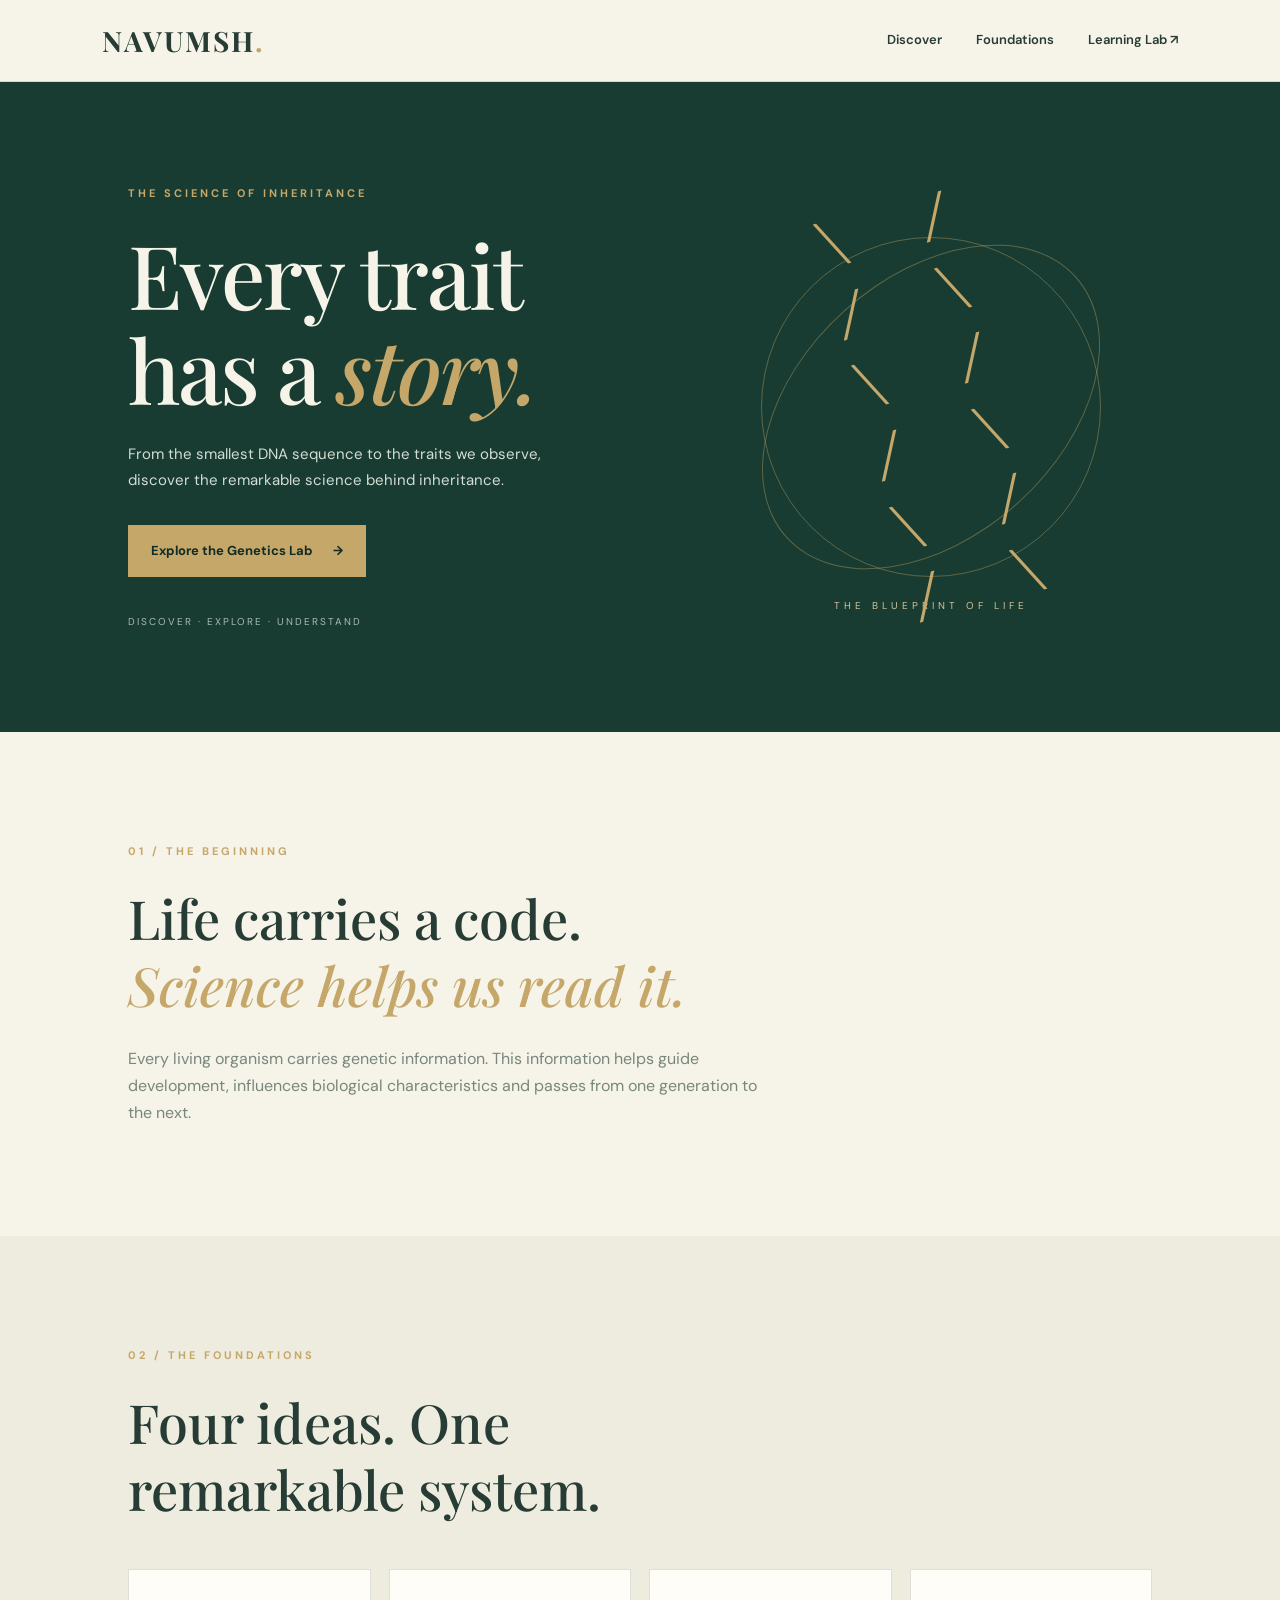
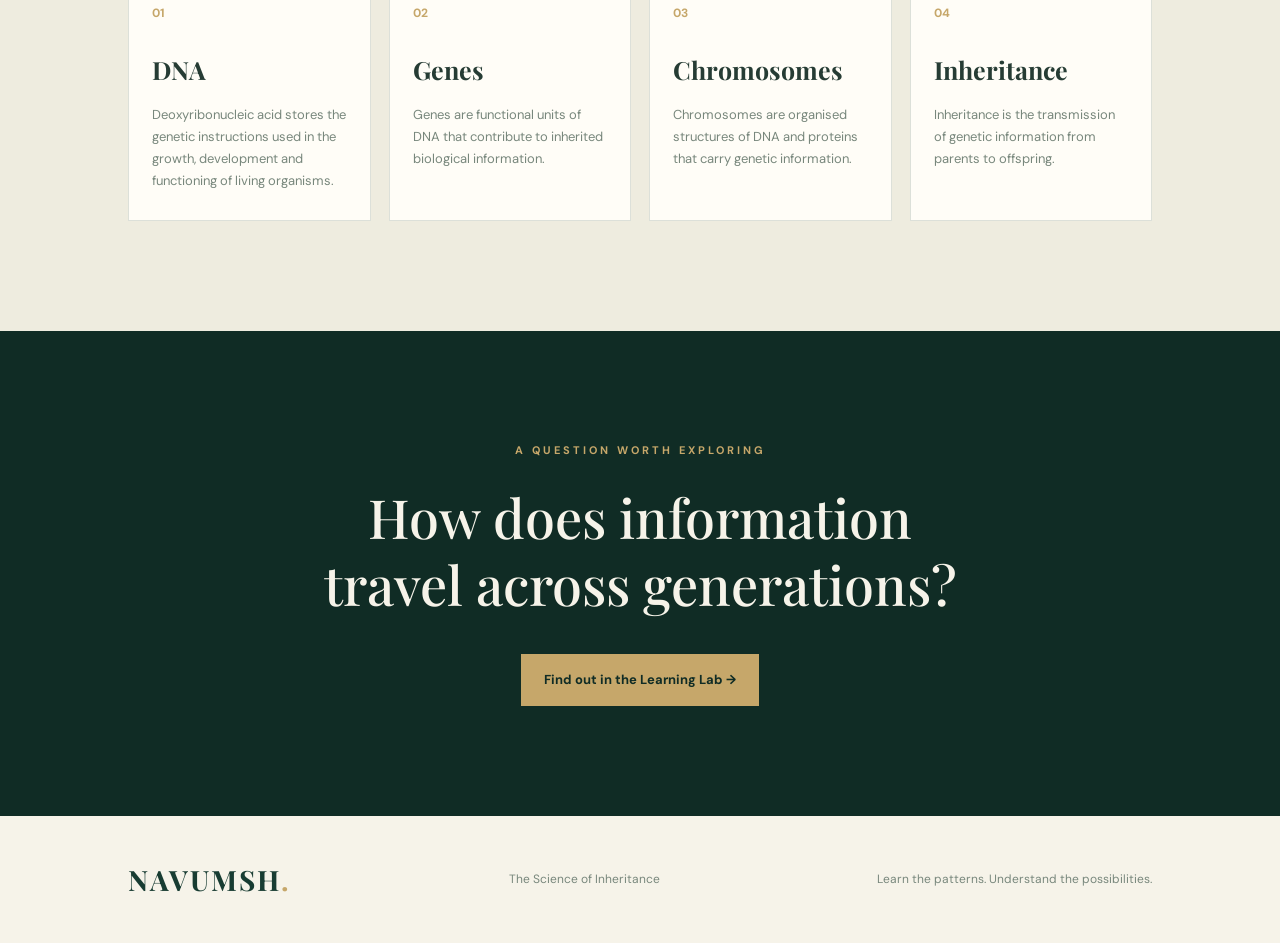
<file: index.html>
<!DOCTYPE html>
<html lang="en">
<head>
  <meta charset="UTF-8">
  <meta name="viewport" content="width=device-width, initial-scale=1.0">
  <meta name="description" content="NAVUMSH — Explore the science of DNA, genes and inheritance through interactive genetics learning.">
  <title>NAVUMSH — The Science of Inheritance</title>
  <link rel="stylesheet" href="styles.css">
</head>
<body>

  <header class="navbar">
    <a class="logo" href="index.html">NAVUMSH<span>.</span></a>
    <nav>
      <a href="#discover">Discover</a>
      <a href="#foundations">Foundations</a>
      <a href="lab.html">Learning Lab ↗</a>
    </nav>
  </header>

  <main>
    <section class="hero">
      <div class="hero-content">
        <p class="eyebrow">THE SCIENCE OF INHERITANCE</p>
        <h1>Every trait<br>has a <em>story.</em></h1>
        <p class="hero-description">
          From the smallest DNA sequence to the traits we observe,
          discover the remarkable science behind inheritance.
        </p>
        <a class="primary-button" href="lab.html">
          Explore the Genetics Lab <span>→</span>
        </a>
        <p class="hero-note">DISCOVER · EXPLORE · UNDERSTAND</p>
      </div>

      <div class="hero-art" aria-label="Illustration of a DNA double helix">
        <div class="orbit orbit-one"></div>
        <div class="orbit orbit-two"></div>
        <div class="dna-symbol">
          <span>╲</span><span>╱</span>
          <span>╱</span><span>╲</span>
          <span>╲</span><span>╱</span>
          <span>╱</span><span>╲</span>
          <span>╲</span><span>╱</span>
          <span>╱</span><span>╲</span>
        </div>
        <div class="art-caption">THE BLUEPRINT OF LIFE</div>
      </div>
    </section>

    <section class="intro section" id="discover">
      <p class="eyebrow">01 / THE BEGINNING</p>
      <h2>Life carries a code.<br><em>Science helps us read it.</em></h2>
      <p>
        Every living organism carries genetic information. This information
        helps guide development, influences biological characteristics and
        passes from one generation to the next.
      </p>
    </section>

    <section class="foundations section" id="foundations">
      <p class="eyebrow">02 / THE FOUNDATIONS</p>
      <h2>Four ideas. One remarkable system.</h2>

      <div class="foundation-grid">
        <article class="foundation-card">
          <span class="card-number">01</span>
          <h3>DNA</h3>
          <p>
            Deoxyribonucleic acid stores the genetic instructions used in
            the growth, development and functioning of living organisms.
          </p>
        </article>

        <article class="foundation-card">
          <span class="card-number">02</span>
          <h3>Genes</h3>
          <p>
            Genes are functional units of DNA that contribute to inherited
            biological information.
          </p>
        </article>

        <article class="foundation-card">
          <span class="card-number">03</span>
          <h3>Chromosomes</h3>
          <p>
            Chromosomes are organised structures of DNA and proteins that
            carry genetic information.
          </p>
        </article>

        <article class="foundation-card">
          <span class="card-number">04</span>
          <h3>Inheritance</h3>
          <p>
            Inheritance is the transmission of genetic information from
            parents to offspring.
          </p>
        </article>
      </div>
    </section>

    <section class="quote-section">
      <p class="eyebrow">A QUESTION WORTH EXPLORING</p>
      <h2>How does information<br>travel across generations?</h2>
      <a class="primary-button" href="lab.html">
        Find out in the Learning Lab →
      </a>
    </section>
  </main>

  <footer>
    <a class="logo" href="index.html">NAVUMSH<span>.</span></a>
    <p>The Science of Inheritance</p>
    <p>Learn the patterns. Understand the possibilities.</p>
  </footer>

</body>
</html>
</file>
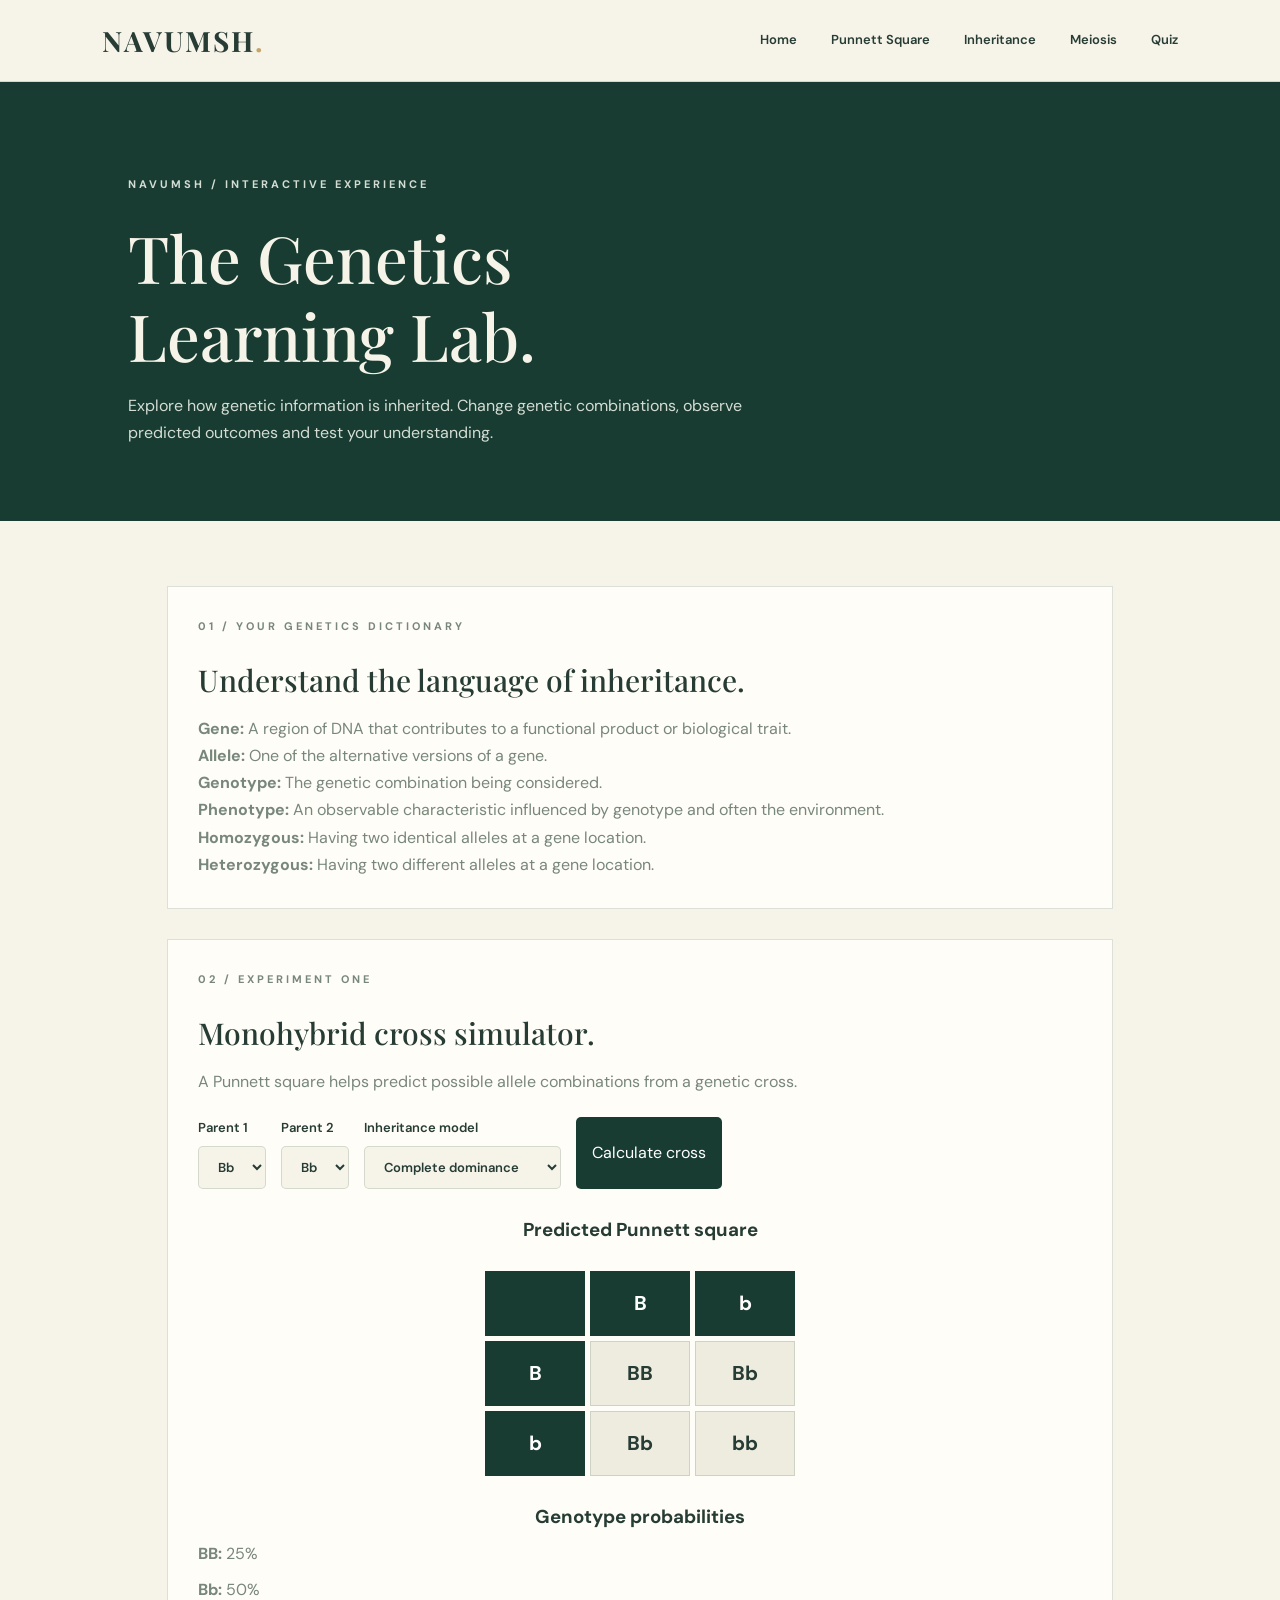
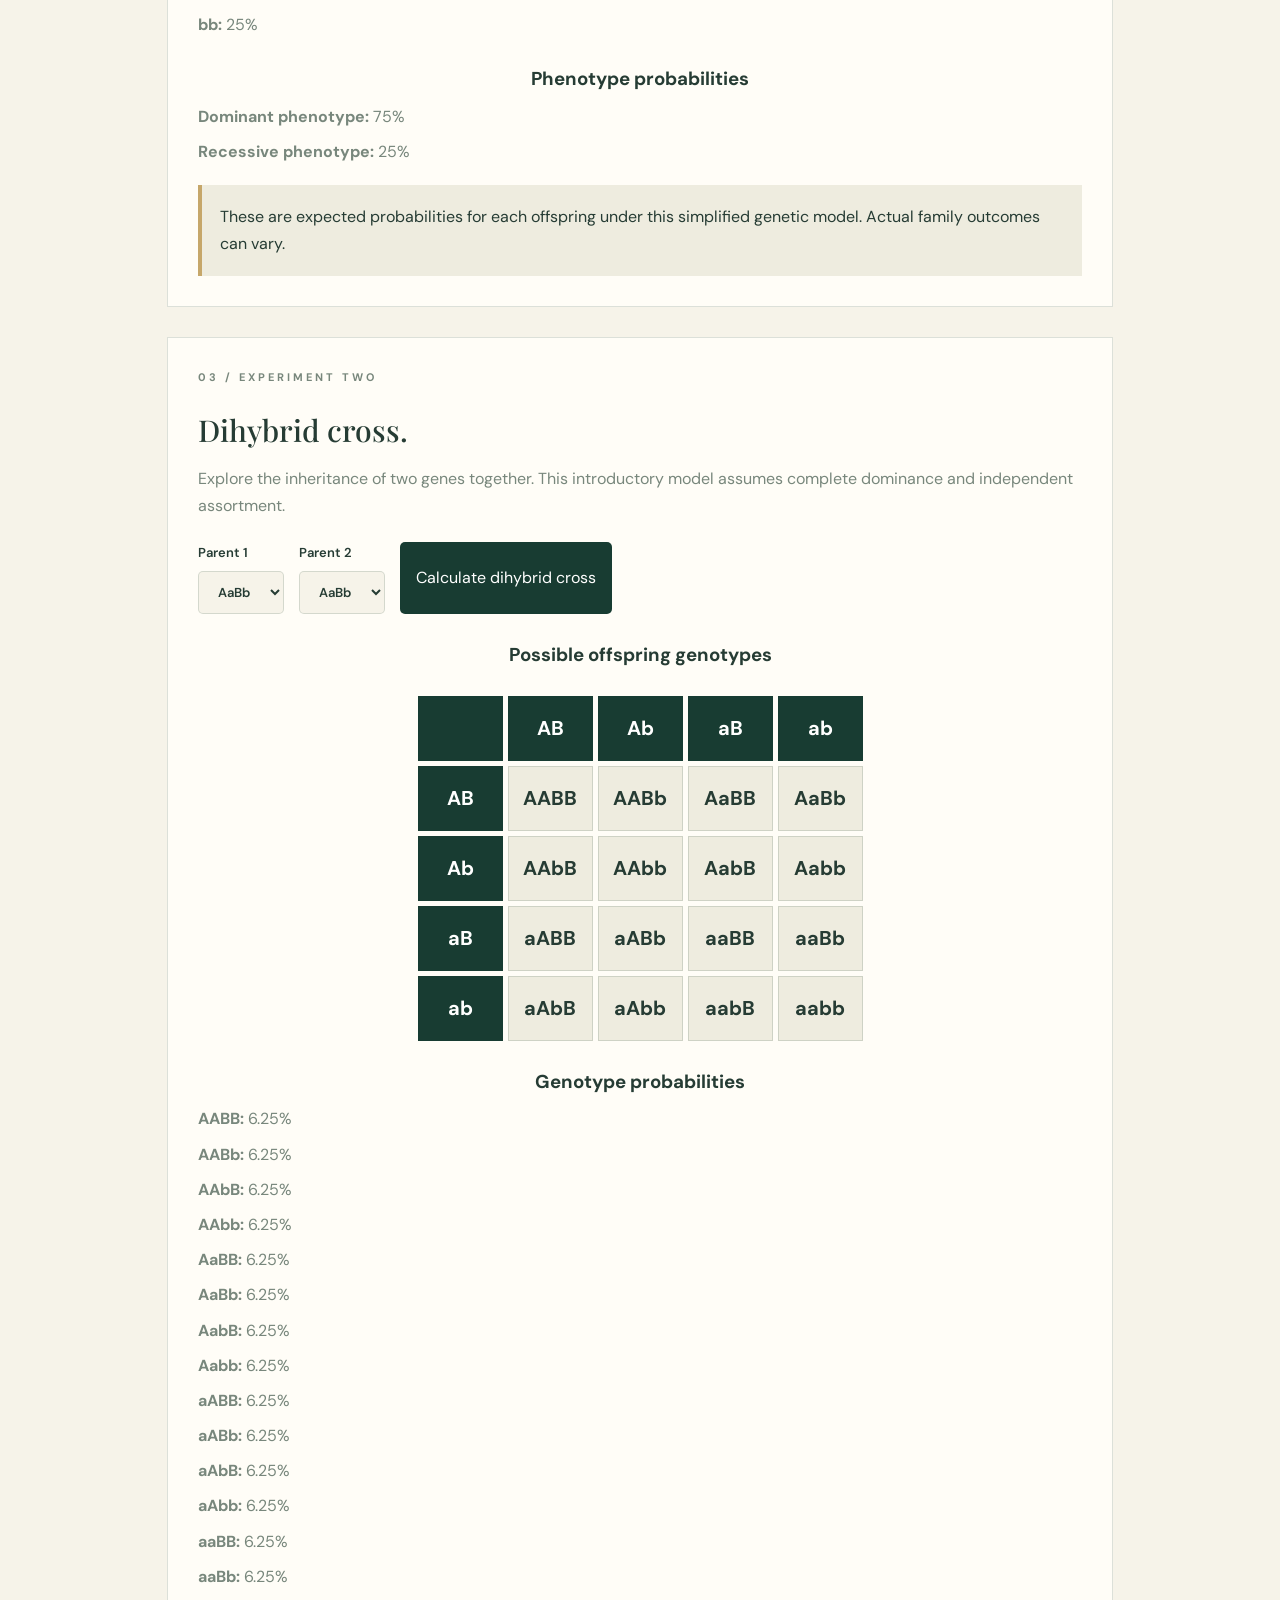
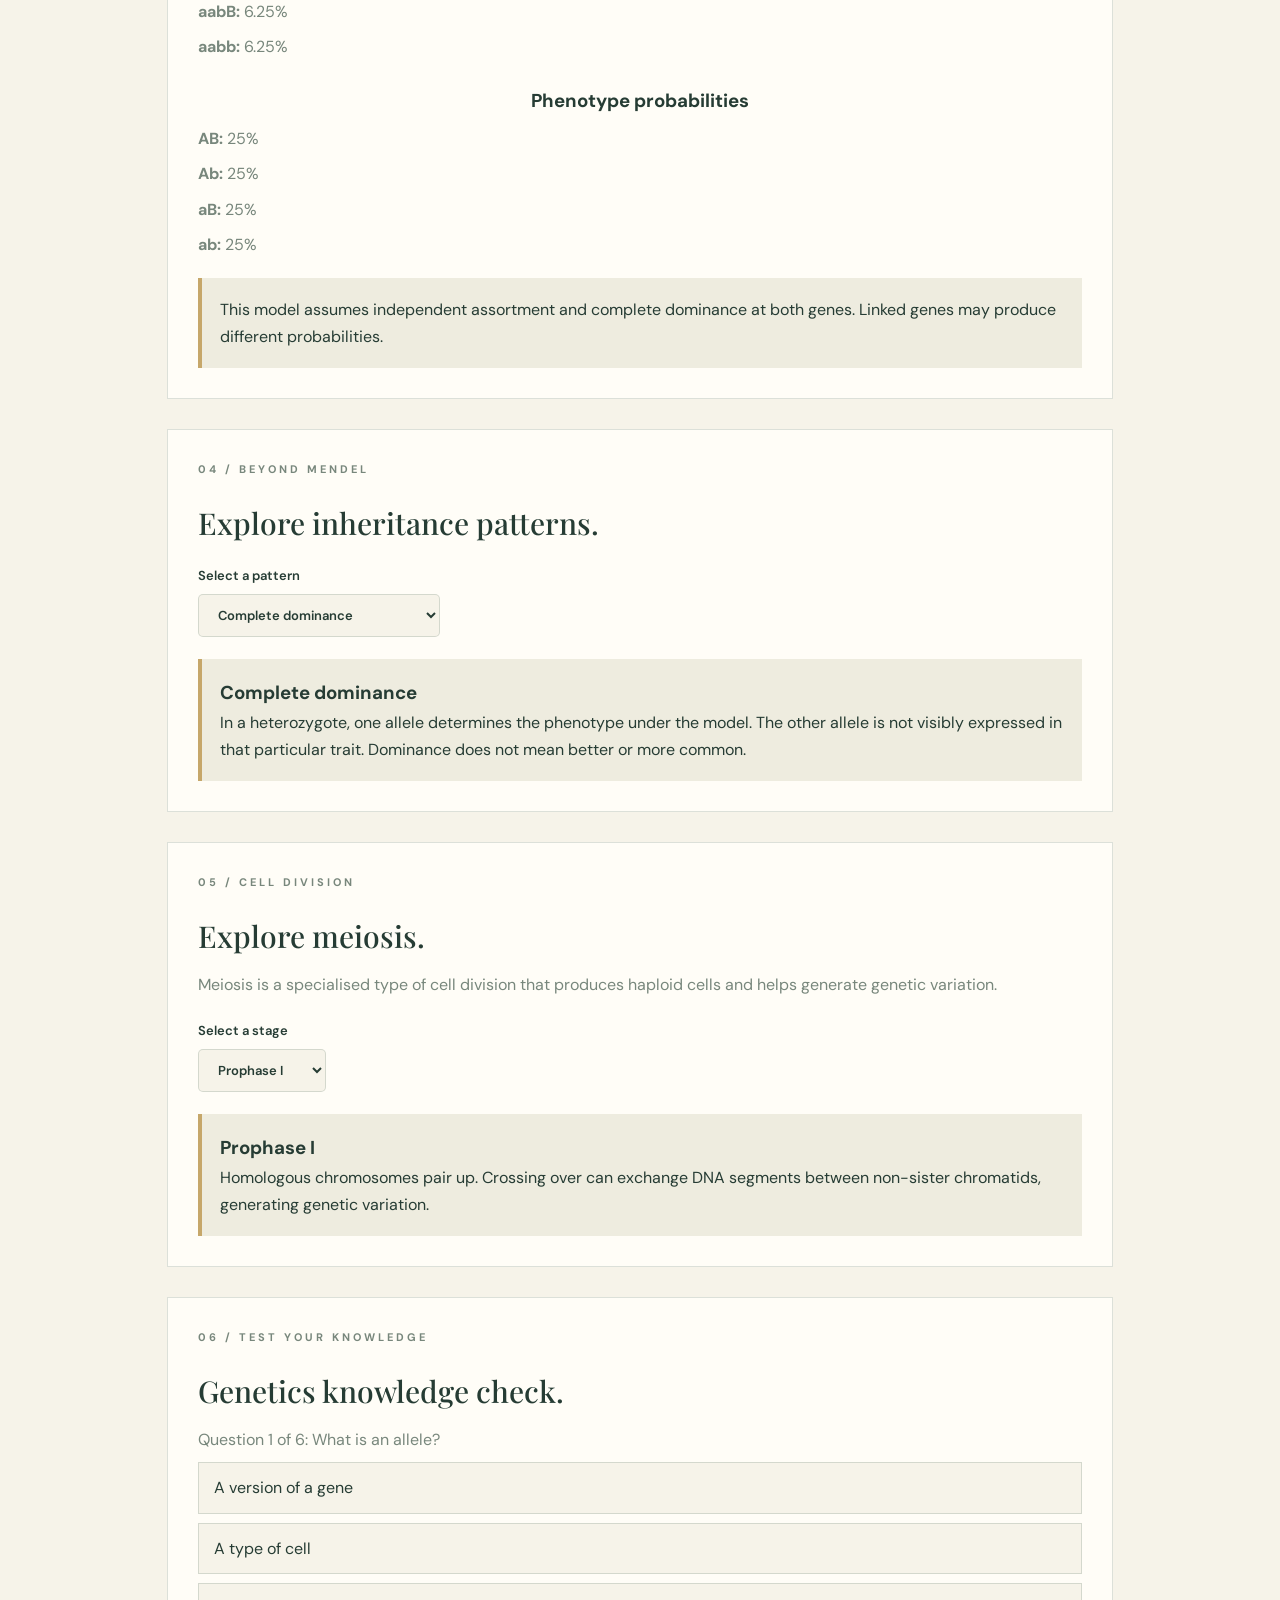
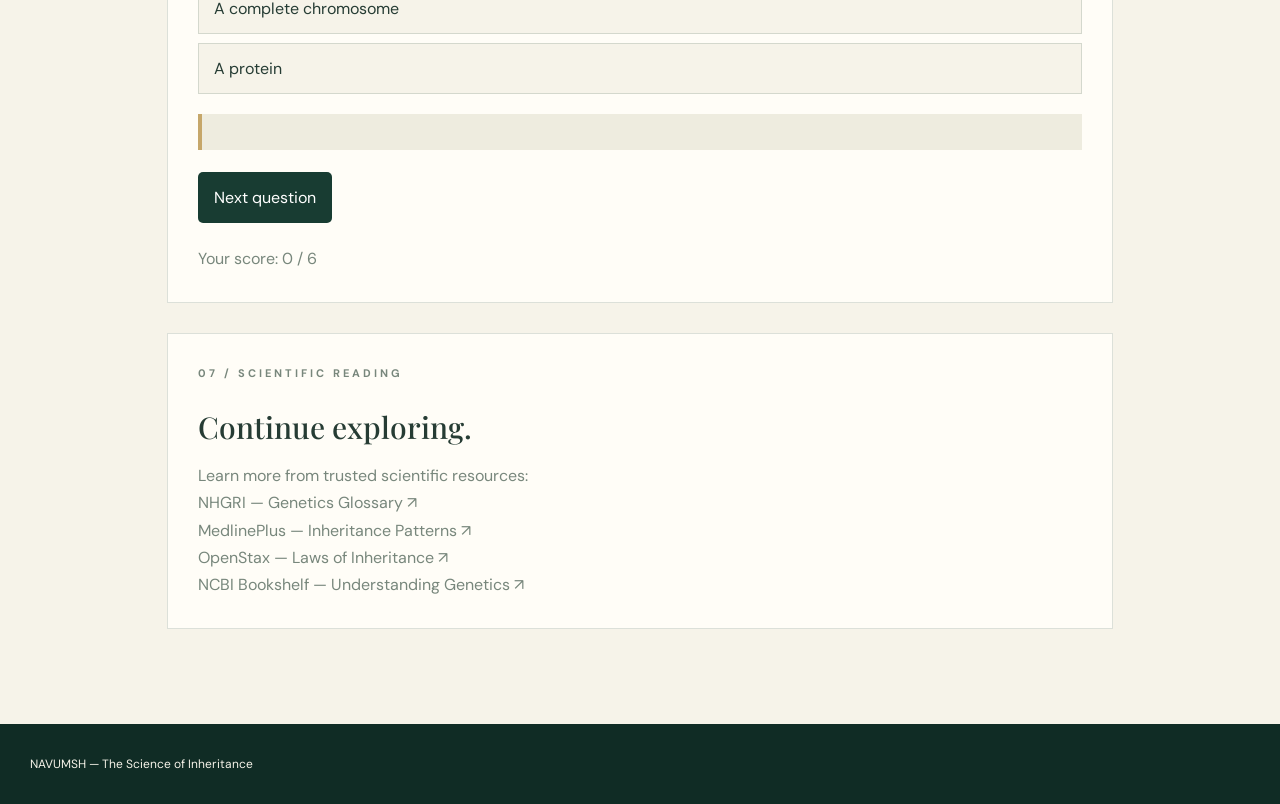
<file: lab.html>
<!DOCTYPE html>
<html lang="en">
<head>
  <meta charset="UTF-8">
  <meta name="viewport" content="width=device-width, initial-scale=1.0">
  <meta name="description" content="Explore Mendelian genetics, Punnett squares, inheritance patterns and meiosis with NAVUMSH.">
  <title>Genetics Learning Lab | NAVUMSH</title>
  <link rel="stylesheet" href="styles.css">
</head>
<body>

  <header class="navbar">
    <a class="logo" href="index.html">NAVUMSH<span>.</span></a>
    <nav>
      <a href="index.html">Home</a>
      <a href="#punnett">Punnett Square</a>
      <a href="#patterns">Inheritance</a>
      <a href="#meiosis">Meiosis</a>
      <a href="#quiz">Quiz</a>
    </nav>
  </header>

  <section class="lab-hero">
    <p class="eyebrow">NAVUMSH / INTERACTIVE EXPERIENCE</p>
    <h1>The Genetics<br>Learning Lab.</h1>
    <p>
      Explore how genetic information is inherited. Change genetic
      combinations, observe predicted outcomes and test your understanding.
    </p>
  </section>

  <main class="lab-container">

    <section class="lab-card">
      <p class="eyebrow">01 / YOUR GENETICS DICTIONARY</p>
      <h2>Understand the language of inheritance.</h2>
      <p><strong>Gene:</strong> A region of DNA that contributes to a functional product or biological trait.</p>
      <p><strong>Allele:</strong> One of the alternative versions of a gene.</p>
      <p><strong>Genotype:</strong> The genetic combination being considered.</p>
      <p><strong>Phenotype:</strong> An observable characteristic influenced by genotype and often the environment.</p>
      <p><strong>Homozygous:</strong> Having two identical alleles at a gene location.</p>
      <p><strong>Heterozygous:</strong> Having two different alleles at a gene location.</p>
    </section>

    <section class="lab-card" id="punnett">
      <p class="eyebrow">02 / EXPERIMENT ONE</p>
      <h2>Monohybrid cross simulator.</h2>
      <p>
        A Punnett square helps predict possible allele combinations
        from a genetic cross.
      </p>

      <div class="lab-controls">
        <label>
          Parent 1
          <select id="parent1">
            <option value="BB">BB</option>
            <option value="Bb" selected>Bb</option>
            <option value="bb">bb</option>
          </select>
        </label>

        <label>
          Parent 2
          <select id="parent2">
            <option value="BB">BB</option>
            <option value="Bb" selected>Bb</option>
            <option value="bb">bb</option>
          </select>
        </label>

        <label>
          Inheritance model
          <select id="dominance">
            <option value="complete">Complete dominance</option>
            <option value="incomplete">Incomplete dominance</option>
            <option value="codominance">Codominance</option>
          </select>
        </label>

        <button id="calculate">Calculate cross</button>
      </div>

      <div id="punnett-result" aria-live="polite"></div>
    </section>

    <section class="lab-card" id="dihybrid">
      <p class="eyebrow">03 / EXPERIMENT TWO</p>
      <h2>Dihybrid cross.</h2>
      <p>
        Explore the inheritance of two genes together. This introductory
        model assumes complete dominance and independent assortment.
      </p>

      <div class="lab-controls">
        <label>
          Parent 1
          <select id="dparent1">
            <option value="AABB">AABB</option>
            <option value="AaBb" selected>AaBb</option>
            <option value="aabb">aabb</option>
            <option value="Aabb">Aabb</option>
            <option value="aaBb">aaBb</option>
          </select>
        </label>

        <label>
          Parent 2
          <select id="dparent2">
            <option value="AABB">AABB</option>
            <option value="AaBb" selected>AaBb</option>
            <option value="aabb">aabb</option>
            <option value="Aabb">Aabb</option>
            <option value="aaBb">aaBb</option>
          </select>
        </label>

        <button id="dcalculate">Calculate dihybrid cross</button>
      </div>

      <div id="dihybrid-result" aria-live="polite"></div>
    </section>

    <section class="lab-card" id="patterns">
      <p class="eyebrow">04 / BEYOND MENDEL</p>
      <h2>Explore inheritance patterns.</h2>

      <div class="lab-controls">
        <label>
          Select a pattern
          <select id="pattern">
            <option value="complete">Complete dominance</option>
            <option value="incomplete">Incomplete dominance</option>
            <option value="codominance">Codominance</option>
            <option value="xlinked">X-linked recessive inheritance</option>
            <option value="mitochondrial">Mitochondrial inheritance</option>
            <option value="polygenic">Polygenic inheritance</option>
          </select>
        </label>
      </div>

      <div id="pattern-result" class="result-text" aria-live="polite"></div>
    </section>

    <section class="lab-card" id="meiosis">
      <p class="eyebrow">05 / CELL DIVISION</p>
      <h2>Explore meiosis.</h2>
      <p>
        Meiosis is a specialised type of cell division that produces
        haploid cells and helps generate genetic variation.
      </p>

      <div class="lab-controls">
        <label>
          Select a stage
          <select id="meiosis-stage">
            <option value="prophase">Prophase I</option>
            <option value="metaphase">Metaphase I</option>
            <option value="anaphase">Anaphase I</option>
            <option value="telophase">Telophase I</option>
            <option value="meiosis2">Meiosis II</option>
          </select>
        </label>
      </div>

      <div id="meiosis-result" class="result-text" aria-live="polite"></div>
    </section>

    <section class="lab-card" id="quiz">
      <p class="eyebrow">06 / TEST YOUR KNOWLEDGE</p>
      <h2>Genetics knowledge check.</h2>
      <p id="question"></p>
      <div id="options"></div>
      <p id="feedback" class="result-text" aria-live="polite"></p>
      <div class="lab-controls">
        <button id="next-question">Next question</button>
      </div>
      <p id="score"></p>
    </section>

    <section class="lab-card">
      <p class="eyebrow">07 / SCIENTIFIC READING</p>
      <h2>Continue exploring.</h2>
      <p>Learn more from trusted scientific resources:</p>
      <p><a href="https://www.genome.gov/genetics-glossary" target="_blank" rel="noopener noreferrer">NHGRI — Genetics Glossary ↗</a></p>
      <p><a href="https://medlineplus.gov/genetics/understanding/inheritance/inheritancepatterns/" target="_blank" rel="noopener noreferrer">MedlinePlus — Inheritance Patterns ↗</a></p>
      <p><a href="https://openstax.org/books/biology/pages/12-3-laws-of-inheritance" target="_blank" rel="noopener noreferrer">OpenStax — Laws of Inheritance ↗</a></p>
      <p><a href="https://www.ncbi.nlm.nih.gov/books/NBK115568/" target="_blank" rel="noopener noreferrer">NCBI Bookshelf — Understanding Genetics ↗</a></p>
    </section>

  </main>

  <footer class="lab-footer">
    NAVUMSH — The Science of Inheritance
  </footer>

  <script src="script.js"></script>
</body>
</html>
</file>
<file: styles.css>
@import url('https://fonts.googleapis.com/css2?family=DM+Sans:wght@400;500;600;700&family=Playfair+Display:ital,wght@0,500;0,600;0,700;1,500;1,600&display=swap');

:root {
  --green: #183c32;
  --deep-green: #102c25;
  --cream: #f6f3e9;
  --gold: #c6a76a;
  --text: #263c34;
  --muted: #78877c;
  --white: #fffdf7;
  --line: rgba(24, 60, 50, 0.15);
}

* {
  margin: 0;
  padding: 0;
  box-sizing: border-box;
}

html {
  scroll-behavior: smooth;
}

body {
  background: var(--cream);
  color: var(--text);
  font-family: 'DM Sans', sans-serif;
  line-height: 1.7;
}

a {
  color: inherit;
  text-decoration: none;
}

.navbar {
  min-height: 82px;
  padding: 0 8%;
  display: flex;
  align-items: center;
  justify-content: space-between;
  border-bottom: 1px solid var(--line);
}

.logo {
  font-family: 'Playfair Display', serif;
  font-size: 28px;
  font-weight: 700;
  letter-spacing: 2px;
}

.logo span {
  color: var(--gold);
}

.navbar nav {
  display: flex;
  gap: 34px;
  align-items: center;
}

.navbar nav a {
  font-size: 13px;
  font-weight: 600;
  transition: color 0.3s;
}

.navbar nav a:hover {
  color: #a4864d;
}

.hero {
  min-height: 650px;
  padding: 90px 10%;
  background: var(--green);
  color: var(--cream);
  display: grid;
  grid-template-columns: 1.1fr 0.9fr;
  align-items: center;
  gap: 40px;
  overflow: hidden;
}

.eyebrow {
  color: var(--gold);
  font-size: 11px;
  font-weight: 700;
  letter-spacing: 3px;
  margin-bottom: 24px;
}

.hero h1 {
  font-family: 'Playfair Display', serif;
  font-size: clamp(55px, 7vw, 88px);
  line-height: 1.08;
  font-weight: 500;
  letter-spacing: -2px;
}

.hero h1 em,
.intro h2 em {
  color: var(--gold);
  font-weight: 500;
}

.hero-description {
  max-width: 440px;
  margin: 26px 0 32px;
  color: #d4ddd4;
  font-size: 15px;
}

.primary-button {
  display: inline-flex;
  align-items: center;
  gap: 20px;
  background: var(--gold);
  color: var(--deep-green);
  padding: 15px 23px;
  font-size: 13px;
  font-weight: 700;
  transition: transform 0.3s, background 0.3s;
}

.primary-button:hover {
  transform: translateY(-3px);
  background: #ddc38c;
}

.hero-note {
  margin-top: 36px;
  color: #aabbb0;
  font-size: 10px;
  letter-spacing: 2px;
}

.hero-art {
  min-height: 430px;
  display: grid;
  place-items: center;
  position: relative;
}

.orbit {
  position: absolute;
  width: 340px;
  height: 340px;
  border: 1px solid rgba(198, 167, 106, 0.4);
  border-radius: 50%;
}

.orbit-two {
  width: 260px;
  height: 390px;
  transform: rotate(48deg);
}

.dna-symbol {
  display: grid;
  grid-template-columns: repeat(2, 70px);
  gap: 5px 35px;
  text-align: center;
  font-family: serif;
  font-size: 40px;
  color: var(--gold);
  transform: rotate(-15deg);
  z-index: 1;
}

.art-caption {
  position: absolute;
  bottom: 10px;
  font-size: 10px;
  letter-spacing: 4px;
  color: #d4c39b;
}

.section {
  padding: 110px 10%;
}

.intro {
  max-width: 950px;
}

.intro h2,
.foundations h2,
.quote-section h2 {
  font-family: 'Playfair Display', serif;
  font-size: clamp(35px, 5vw, 54px);
  line-height: 1.25;
  font-weight: 500;
}

.intro > p:last-child {
  max-width: 650px;
  margin-top: 25px;
  color: var(--muted);
}

.foundations {
  background: #eeecdf;
}

.foundations h2 {
  max-width: 650px;
  margin-bottom: 45px;
}

.foundation-grid {
  display: grid;
  grid-template-columns: repeat(4, 1fr);
  gap: 18px;
}

.foundation-card {
  padding: 28px 23px;
  min-height: 250px;
  background: var(--white);
  border: 1px solid var(--line);
  transition: transform 0.3s, box-shadow 0.3s;
}

.foundation-card:hover {
  transform: translateY(-6px);
  box-shadow: 0 14px 30px rgba(24, 60, 50, 0.08);
}

.card-number {
  color: var(--gold);
  font-size: 12px;
  font-weight: 700;
}

.foundation-card h3 {
  margin: 24px 0 12px;
  font-family: 'Playfair Display', serif;
  font-size: 25px;
}

.foundation-card p {
  font-size: 13px;
  color: var(--muted);
}

.quote-section {
  padding: 110px 10%;
  text-align: center;
  background: var(--deep-green);
  color: var(--cream);
}

.quote-section .primary-button {
  margin-top: 35px;
}

footer {
  padding: 40px 10%;
  display: flex;
  flex-wrap: wrap;
  justify-content: space-between;
  gap: 15px;
  align-items: center;
  font-size: 12px;
  color: var(--muted);
}

footer .logo {
  color: var(--green);
}

/* Learning Lab */

.lab-hero {
  padding: 75px 10%;
  background: var(--green);
  color: var(--cream);
}

.lab-hero h1 {
  font: 500 clamp(42px, 6vw, 65px)/1.2 'Playfair Display', serif;
}

.lab-hero p {
  max-width: 650px;
  margin-top: 18px;
  color: #d4ddd4;
}

.lab-container {
  max-width: 1100px;
  margin: auto;
  padding: 65px 6%;
}

.lab-card {
  padding: 30px;
  margin-bottom: 30px;
  background: var(--white);
  border: 1px solid var(--line);
}

.lab-card h2 {
  font: 500 30px 'Playfair Display', serif;
  margin-bottom: 15px;
}

.lab-card p {
  color: var(--muted);
}

.lab-controls {
  display: flex;
  flex-wrap: wrap;
  gap: 15px;
  margin: 22px 0;
}

.lab-controls label {
  font-size: 13px;
  font-weight: 600;
}

.lab-controls select,
.lab-controls button,
.quiz-option {
  display: block;
  padding: 11px 15px;
  border: 1px solid var(--line);
  background: var(--cream);
  color: var(--text);
  font: inherit;
  cursor: pointer;
}

.lab-controls button {
  background: var(--green);
  color: white;
}

.lab-controls button:hover {
  background: var(--deep-green);
}

.punnett-grid {
  display: grid;
  grid-template-columns: repeat(3, minmax(65px, 100px));
  gap: 5px;
  margin: 25px auto;
  justify-content: center;
}

.punnett-grid div {
  min-height: 65px;
  display: grid;
  place-items: center;
  background: #eeecdf;
  border: 1px solid var(--line);
  font-size: 20px;
  font-weight: 700;
}

.punnett-grid .header-cell {
  background: var(--green);
  color: white;
}

.result-text {
  margin-top: 20px;
  padding: 18px;
  background: #eeecdf;
  border-left: 4px solid var(--gold);
}

.quiz-option {
  width: 100%;
  margin: 9px 0;
  text-align: left;
}

.quiz-option:hover {
  border-color: var(--gold);
}

.lab-footer {
  padding: 30px;
  background: var(--deep-green);
  color: var(--cream);
  text-align: center;
}

@media (max-width: 850px) {
  .hero {
    grid-template-columns: 1fr;
    padding: 75px 8%;
  }

  .hero-art {
    min-height: 330px;
  }

  .foundation-grid {
    grid-template-columns: repeat(2, 1fr);
  }

  .navbar {
    padding: 20px 6%;
    flex-wrap: wrap;
    gap: 15px;
  }
}

@media (max-width: 520px) {
  .navbar nav {
    width: 100%;
    gap: 18px;
    flex-wrap: wrap;
  }

  .navbar nav a {
    font-size: 12px;
  }

  .foundation-grid {
    grid-template-columns: 1fr;
  }

  .section {
    padding: 75px 7%;
  }

  .lab-card {
    padding: 20px;
  }

  footer {
    flex-direction: column;
    align-items: flex-start;
  }
}
/* NAVUMSH — Learning Lab Improvements */

.lab-controls label {
  display: flex;
  flex-direction: column;
  gap: 7px;
}

.lab-controls select,
.lab-controls button {
  border-radius: 5px;
}

.lab-controls select:focus-visible,
.lab-controls button:focus-visible,
.quiz-option:focus-visible,
.navbar a:focus-visible {
  outline: 3px solid var(--gold);
  outline-offset: 3px;
}

#dihybrid-result .punnett-grid {
  grid-template-columns: repeat(5, minmax(55px, 85px));
  overflow-x: auto;
  max-width: 100%;
}

.quiz-option:disabled {
  opacity: 0.75;
  cursor: default;
}

#punnett-result h3,
#dihybrid-result h3 {
  margin-top: 25px;
  text-align: center;
}

#punnett-result p,
#dihybrid-result p {
  margin: 8px 0;
}

@media (max-width: 520px) {
  .lab-controls {
    flex-direction: column;
  }

  .lab-controls label,
  .lab-controls select,
  .lab-controls button {
    width: 100%;
  }

  #dihybrid-result .punnett-grid {
    grid-template-columns: repeat(5, minmax(48px, 1fr));
  }
}
</file>
